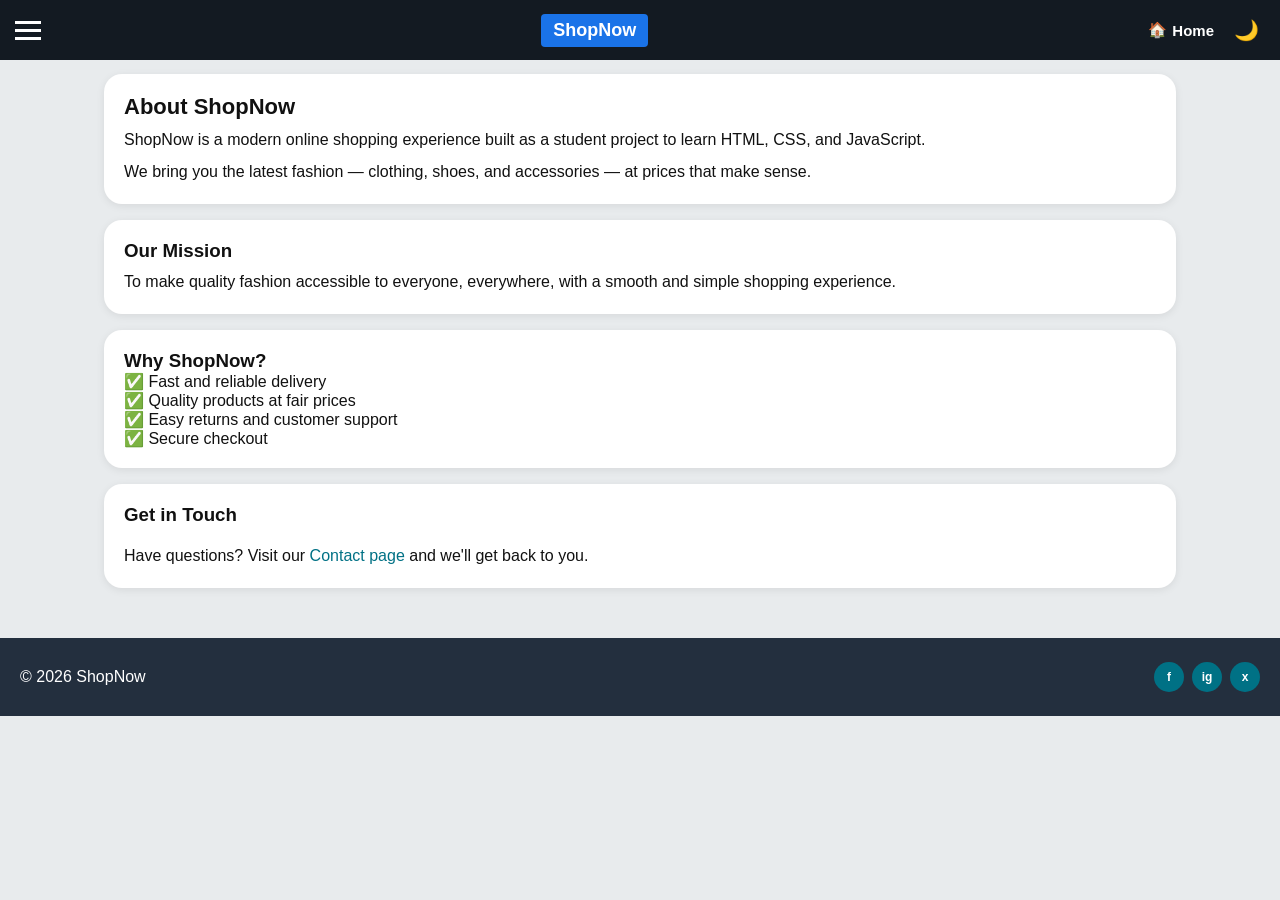
<file: about.html>
<!DOCTYPE html>
<html lang="en">
<head>
  <meta charset="UTF-8">
  <meta name="viewport" content="width=device-width, initial-scale=1.0">
  <title>About Us — ShopNow</title>
  <link rel="icon" type="image/jpeg" href="icon.jpg">
  <link rel="manifest" href="manifest.json">
  <meta name="theme-color" content="#1a73e8">
<meta property="og:title" content="ShopNow — Modern Fashion Store">
<meta property="og:description" content="Shop quality clothes, shoes, and outfits at ShopNow.">
<meta property="og:image" content="https://michaelonedibe73-ops.github.io/ShopNow/icon.jpg">
<meta property="og:url" content="https://michaelonedibe73-ops.github.io/ShopNow/">
<meta property="og:type" content="website">
<meta name="twitter:card" content="summary_large_image">
  <link rel="stylesheet" href="cart.css">
</head>
<body>

  <header id="top">
    <div class="top-row">
      <div class="hamburger" id="hamburger">
        <span></span><span></span><span></span>
      </div>
      <div class="logo-box">ShopNow</div>
      <div class="top-actions">
        <a href="index.html" class="action">
          <span>🏠</span><span class="label">Home</span>
        </a>
        <button id="theme-toggle" class="theme-toggle" title="Toggle theme">🌙</button>
      </div>
    </div>
  </header>

  <div id="overlay"></div>

  <nav id="menu">
  <button id="close-menu" class="close-btn">&times;</button>

  <div class="menu-user" id="menu-user">
    <div class="avatar" id="menu-avatar"></div>
    <div>
      <a href="login.html" class="login-link" id="menu-login-link">Login / Sign Up</a>
      <div id="menu-user-info" style="display: none;">
        <strong id="menu-user-name">User</strong>
        <br>
        <a href="#" id="logout-btn" style="color: #e53935; font-size: 13px; text-decoration: none;">Logout</a>
      </div>
    </div>
  </div>

  <ul>
    <li><a href="index.html">Home</a></li>
    <li><a href="about.html">About us</a></li>
    <li><a href="contact.html">Contact us</a></li>
<li><a href="orders.html">My Orders</a></li>
<li><a href="index.html#cart">My Cart</a></li>
  </ul>
  </nav>

  <main>
    <section class="card">
      <h2>About ShopNow</h2>
      <p>ShopNow is a modern online shopping experience built as a student project to learn HTML, CSS, and JavaScript.</p>
      <p>We bring you the latest fashion — clothing, shoes, and accessories — at prices that make sense.</p>
    </section>

    <section class="card">
      <h3>Our Mission</h3>
      <p>To make quality fashion accessible to everyone, everywhere, with a smooth and simple shopping experience.</p>
    </section>

    <section class="card">
      <h3>Why ShopNow?</h3>
      <ul style="list-style: none; padding: 0;">
        <li>✅ Fast and reliable delivery</li>
        <li>✅ Quality products at fair prices</li>
        <li>✅ Easy returns and customer support</li>
        <li>✅ Secure checkout</li>
      </ul>
    </section>

    <section class="card">
      <h3>Get in Touch</h3>
      <p>Have questions? Visit our <a href="contact.html" class="teal-link">Contact page</a> and we'll get back to you.</p>
    </section>
  </main>

  <footer>
    <div class="footer-bottom">
      <span>© 2026 ShopNow</span>
      <span class="socials"><b>f</b><b>ig</b><b>x</b></span>
    </div>
  </footer>

  <script>
    const hamburger = document.querySelector("#hamburger");
    const nav = document.querySelector("#menu");
    const overlay = document.querySelector("#overlay");
    const closeMenu = document.querySelector("#close-menu");

    hamburger.addEventListener("click", () => {
      nav.classList.add("active");
      overlay.classList.add("show");
    });

    closeMenu.addEventListener("click", () => {
      nav.classList.remove("active");
      overlay.classList.remove("show");
    });

    overlay.addEventListener("click", () => {
      nav.classList.remove("active");
      overlay.classList.remove("show");
    });
    // ---------- Theme toggle ----------
const savedTheme = localStorage.getItem("shopnow_theme");
if (savedTheme === "dark") document.body.classList.add("dark");

const themeToggle = document.querySelector("#theme-toggle");
if (themeToggle) {
  if (document.body.classList.contains("dark")) themeToggle.textContent = "☀️";
  themeToggle.addEventListener("click", () => {
    document.body.classList.toggle("dark");
    const isDark = document.body.classList.contains("dark");
    themeToggle.textContent = isDark ? "☀️" : "🌙";
    localStorage.setItem("shopnow_theme", isDark ? "dark" : "light");
  });
    }
  </script>

</body>
</html>
</file>
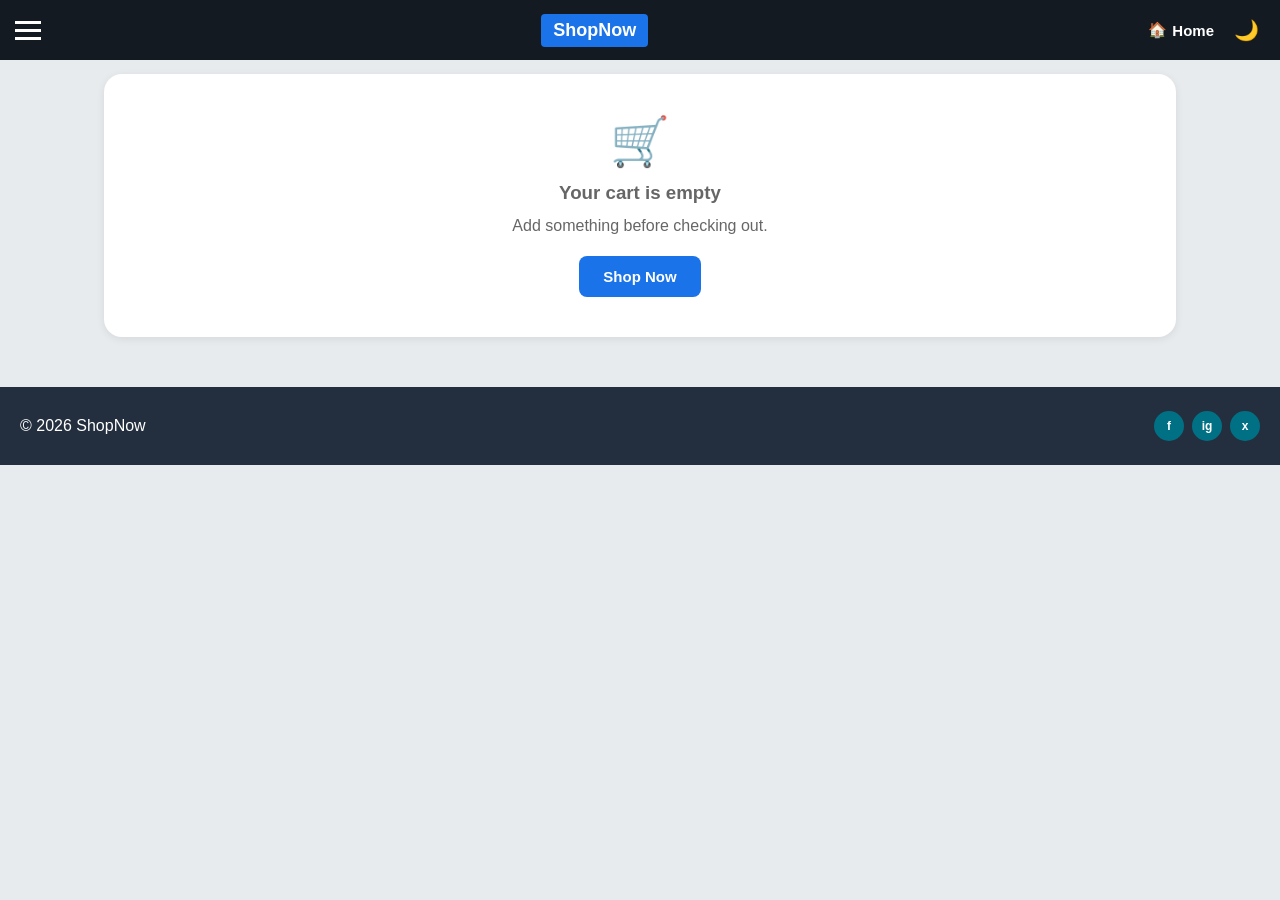
<file: checkout.html>
<!DOCTYPE html>
<html lang="en">
<head>
  <meta charset="UTF-8">
  <meta name="viewport" content="width=device-width, initial-scale=1.0">
  <title>Checkout — ShopNow</title>
  <link rel="icon" type="image/jpeg" href="icon.jpg">
  <link rel="manifest" href="manifest.json">
  <meta name="theme-color" content="#1a73e8">
<meta property="og:title" content="ShopNow — Modern Fashion Store">
<meta property="og:description" content="Shop quality clothes, shoes, and outfits at ShopNow.">
<meta property="og:image" content="https://michaelonedibe73-ops.github.io/ShopNow/icon.jpg">
<meta property="og:url" content="https://michaelonedibe73-ops.github.io/ShopNow/">
<meta property="og:type" content="website">
<meta name="twitter:card" content="summary_large_image">
  <link rel="stylesheet" href="cart.css">
</head>
<body>

  <header id="top">
    <div class="top-row">
      <div class="hamburger" id="hamburger">
        <span></span><span></span><span></span>
      </div>
      <div class="logo-box">ShopNow</div>
      <div class="top-actions">
        <a href="index.html" class="action">
          <span>🏠</span><span class="label">Home</span>
        </a>
        <button id="theme-toggle" class="theme-toggle" title="Toggle theme">🌙</button>
      </div>
    </div>
  </header>

  <div id="overlay"></div>

  <nav id="menu">
    <button id="close-menu" class="close-btn">&times;</button>
    <div class="menu-user" id="menu-user">
      <div class="avatar" id="menu-avatar"></div>
      <div>
        <a href="login.html" class="login-link" id="menu-login-link">Login / Sign Up</a>
        <div id="menu-user-info" style="display: none;">
          <strong id="menu-user-name">User</strong>
          <br>
          <a href="#" id="logout-btn" style="color: #e53935; font-size: 13px; text-decoration: none;">Logout</a>
        </div>
      </div>
    </div>
    <ul>
      <li><a href="index.html">Home</a></li>
      <li><a href="about.html">About us</a></li>
      <li><a href="contact.html">Contact us</a></li>
<li><a href="orders.html">My Orders</a></li>
<li><a href="index.html#cart">My Cart</a></li>
    </ul>
  </nav>

  <main>
    <!-- Checkout form -->
    <section id="checkout-section">
      <h2 style="margin-bottom: 16px;">Checkout</h2>

      <!-- Order Summary -->
      <div class="card">
        <h3>Order Summary</h3>
        <ul id="checkout-items"></ul>
        <p id="checkout-total" class="checkout-total">Total: $0</p>
      </div>

      <!-- Delivery details -->
      <div class="card">
        <h3>Delivery Details</h3>
        <form id="checkout-form" class="checkout-form">
          <input type="text" id="co-name" placeholder="Full Name" required>
          <input type="email" id="co-email" placeholder="Email Address" required>
          <input type="tel" id="co-phone" placeholder="Phone Number" required>
          <input type="text" id="co-address" placeholder="Street Address" required>
          <input type="text" id="co-city" placeholder="City" required>
          <input type="text" id="co-state" placeholder="State" required>

          <h4 style="margin-top: 10px;">Payment Method</h4>
          <label class="pay-option">
            <input type="radio" name="payment" value="Card" checked>
            💳 Card Payment
          </label>
          <label class="pay-option">
            <input type="radio" name="payment" value="Bank Transfer">
            🏦 Bank Transfer
          </label>
          <label class="pay-option">
            <input type="radio" name="payment" value="Cash on Delivery">
            💵 Cash on Delivery
          </label>

          <button type="submit" class="place-order-btn">Place Order</button>
          <p id="checkout-msg" class="auth-msg"></p>
        </form>
      </div>
    </section>

    <!-- Confirmation screen (hidden at first) -->
    <section id="confirmation-section" class="card" style="display: none; text-align: center; padding: 50px 20px;">
      <div style="font-size: 60px; margin-bottom: 12px;">🎉</div>
      <h2>Order Placed!</h2>
      <p style="color: #666; margin: 10px 0;">Thank you for shopping with ShopNow.</p>
      <div style="background: #f1f3f4; padding: 16px; border-radius: 10px; margin: 20px auto; max-width: 320px;">
        <p style="font-size: 13px; color: #555; margin-bottom: 4px;">Order Number</p>
        <p id="order-number" style="font-size: 22px; font-weight: bold; letter-spacing: 1px;"></p>
      </div>
      <p style="color: #666; font-size: 14px; margin-bottom: 20px;">
        We'll send a confirmation to your email shortly.
      </p>
      <div style="display: flex; gap: 10px; justify-content: center; flex-wrap: wrap;">
  <a href="orders.html" style="display: inline-block; text-decoration: none; padding: 14px 28px; background: #1a73e8; color: white; border-radius: 8px; font-weight: bold;">
    View My Orders
  </a>
  <a href="index.html" style="display: inline-block; text-decoration: none; padding: 14px 28px; background: white; color: #1a73e8; border: 2px solid #1a73e8; border-radius: 8px; font-weight: bold;">
    Continue Shopping
  </a>
      </div>
    </section>
  </main>

  <footer>
    <div class="footer-bottom">
      <span>© 2026 ShopNow</span>
      <span class="socials"><b>f</b><b>ig</b><b>x</b></span>
    </div>
  </footer>

  <script src="cart.js"></script>
</body>
</html>
</file>
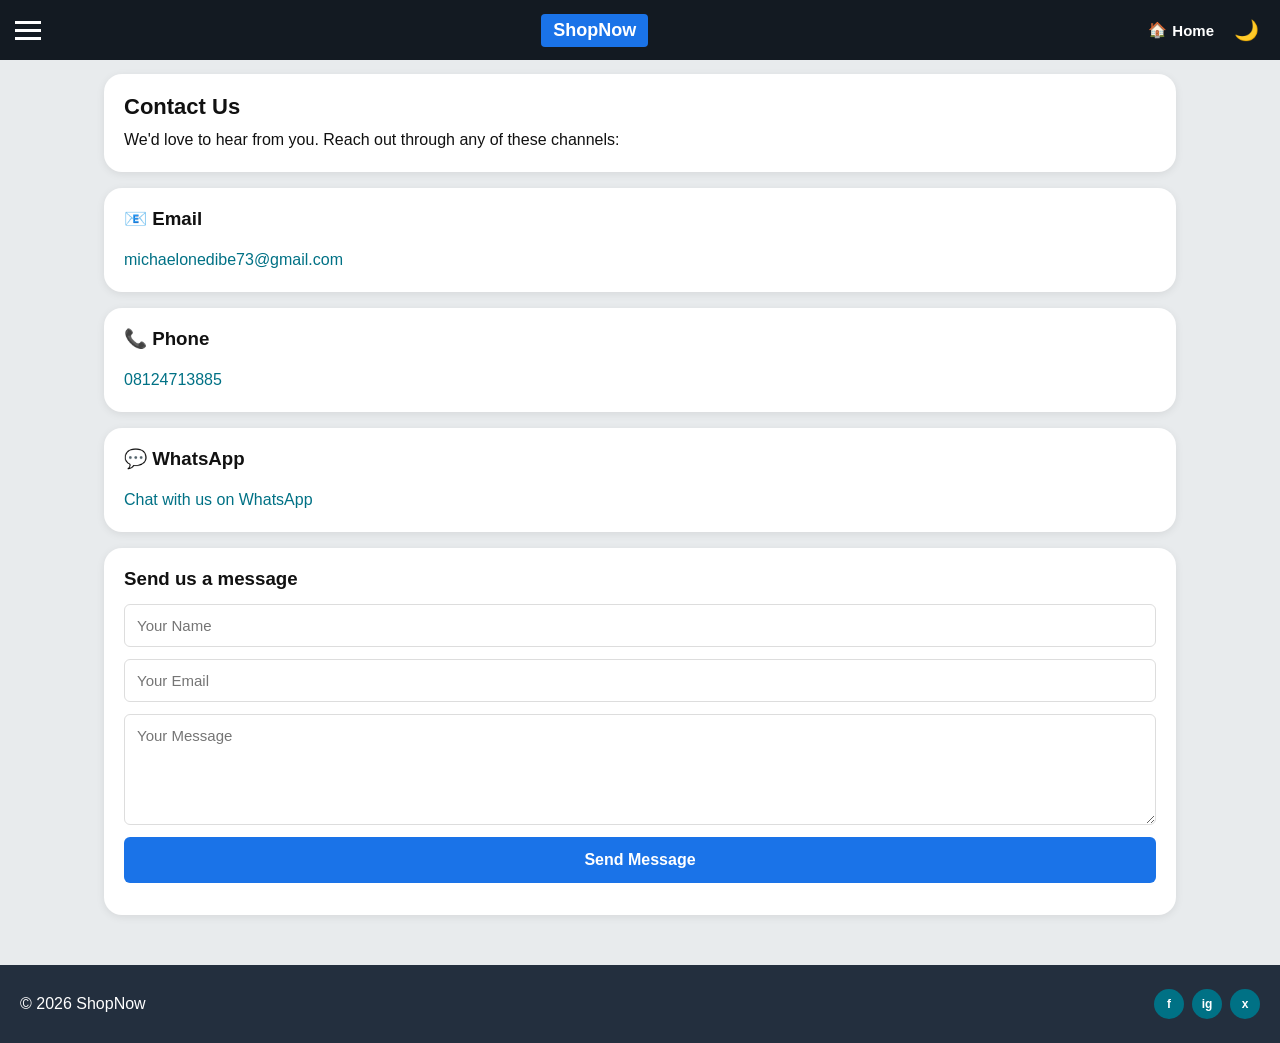
<file: contact.html>
<!DOCTYPE html>
<html lang="en">
<head>
  <meta charset="UTF-8">
  <meta name="viewport" content="width=device-width, initial-scale=1.0">
  <title>Contact Us — ShopNow</title>
  <link rel="icon" type="image/jpeg" href="icon.jpg">
  <link rel="manifest" href="manifest.json">
  <meta name="theme-color" content="#1a73e8">
<meta property="og:title" content="ShopNow — Modern Fashion Store">
<meta property="og:description" content="Shop quality clothes, shoes, and outfits at ShopNow.">
<meta property="og:image" content="https://michaelonedibe73-ops.github.io/ShopNow/icon.jpg">
<meta property="og:url" content="https://michaelonedibe73-ops.github.io/ShopNow/">
<meta property="og:type" content="website">
<meta name="twitter:card" content="summary_large_image">
  <link rel="stylesheet" href="cart.css">
</head>
<body>

  <header id="top">
    <div class="top-row">
      <div class="hamburger" id="hamburger">
        <span></span><span></span><span></span>
      </div>
      <div class="logo-box">ShopNow</div>
      <div class="top-actions">
        <a href="index.html" class="action">
          <span>🏠</span><span class="label">Home</span>
        </a>
        <button id="theme-toggle" class="theme-toggle" title="Toggle theme">🌙</button>
      </div>
    </div>
  </header>

  <div id="overlay"></div>

  <nav id="menu">
  <button id="close-menu" class="close-btn">&times;</button>

  <div class="menu-user" id="menu-user">
    <div class="avatar" id="menu-avatar"></div>
    <div>
      <a href="login.html" class="login-link" id="menu-login-link">Login / Sign Up</a>
      <div id="menu-user-info" style="display: none;">
        <strong id="menu-user-name">User</strong>
        <br>
        <a href="#" id="logout-btn" style="color: #e53935; font-size: 13px; text-decoration: none;">Logout</a>
      </div>
    </div>
  </div>

  <ul>
    <li><a href="index.html">Home</a></li>
    <li><a href="about.html">About us</a></li>
    <li><a href="contact.html">Contact us</a></li>
<li><a href="orders.html">My Orders</a></li>
<li><a href="index.html#cart">My Cart</a></li>
  </ul>
  </nav>

  <main>
    <section class="card">
      <h2>Contact Us</h2>
      <p>We'd love to hear from you. Reach out through any of these channels:</p>
    </section>

    <section class="card">
      <h3>📧 Email</h3>
      <p><a href="mailto:michaelonedibe73@gmail.com" class="teal-link">michaelonedibe73@gmail.com</a></p>
    </section>

    <section class="card">
      <h3>📞 Phone</h3>
      <p><a href="tel:+2348124713885" class="teal-link">08124713885</a></p>
    </section>

    <section class="card">
      <h3>💬 WhatsApp</h3>
      <p><a href="https://wa.me/2348124713885?text=Hello%20ShopNow" class="teal-link" target="_blank">Chat with us on WhatsApp</a></p>
    </section>

    <section class="card">
      <h3>Send us a message</h3>
      <form id="contact-form" action="https://formspree.io/f/xbgdapwe" method="POST" style="display: flex; flex-direction: column; gap: 12px; margin-top: 14px;">
  <input type="text" name="name" placeholder="Your Name" required style="padding: 12px; border: 1px solid #ddd; border-radius: 6px; font-size: 15px;">
  <input type="email" name="email" placeholder="Your Email" required style="padding: 12px; border: 1px solid #ddd; border-radius: 6px; font-size: 15px;">
  <textarea name="message" placeholder="Your Message" rows="5" required style="padding: 12px; border: 1px solid #ddd; border-radius: 6px; font-size: 15px; font-family: inherit;"></textarea>
  <button type="submit" style="padding: 14px; background: #1a73e8; color: white; border: none; border-radius: 6px; font-size: 16px; font-weight: bold; cursor: pointer;">Send Message</button>
</form>
<p id="contact-msg" style="margin-top: 12px; color: #0a7a3c; font-weight: bold;"></p>
    </section>
  </main>

  <footer>
    <div class="footer-bottom">
      <span>© 2026 ShopNow</span>
      <span class="socials"><b>f</b><b>ig</b><b>x</b></span>
    </div>
  </footer>

  <script>
    const hamburger = document.querySelector("#hamburger");
    const nav = document.querySelector("#menu");
    const overlay = document.querySelector("#overlay");
    const closeMenu = document.querySelector("#close-menu");

    hamburger.addEventListener("click", () => {
      nav.classList.add("active");
      overlay.classList.add("show");
    });

    closeMenu.addEventListener("click", () => {
      nav.classList.remove("active");
      overlay.classList.remove("show");
    });

    overlay.addEventListener("click", () => {
      nav.classList.remove("active");
      overlay.classList.remove("show");
    });

    // ---------- Theme toggle ----------
const savedTheme = localStorage.getItem("shopnow_theme");
if (savedTheme === "dark") document.body.classList.add("dark");

const themeToggle = document.querySelector("#theme-toggle");
if (themeToggle) {
  if (document.body.classList.contains("dark")) themeToggle.textContent = "☀️";
  themeToggle.addEventListener("click", () => {
    document.body.classList.toggle("dark");
    const isDark = document.body.classList.contains("dark");
    themeToggle.textContent = isDark ? "☀️" : "🌙";
    localStorage.setItem("shopnow_theme", isDark ? "dark" : "light");
  });
}
    
    document.querySelector("#contact-form").addEventListener("submit", async (e) => {
  e.preventDefault();
  const form = e.target;
  const msg = document.querySelector("#contact-msg");
  const submitBtn = form.querySelector("button[type='submit']");

  submitBtn.disabled = true;
  submitBtn.textContent = "Sending...";
  msg.textContent = "";

  try {
    const response = await fetch(form.action, {
      method: "POST",
      body: new FormData(form),
      headers: { Accept: "application/json" }
    });

    if (response.ok) {
      msg.textContent = "✅ Message sent! We'll reply soon.";
      msg.style.color = "#0a7a3c";
      form.reset();
    } else {
      throw new Error("Send failed");
    }
  } catch (err) {
    msg.textContent = "⚠️ Something went wrong. Please try again.";
    msg.style.color = "#e53935";
  }

  submitBtn.disabled = false;
  submitBtn.textContent = "Send Message";
});
  </script>

</body>
</html>
</file>
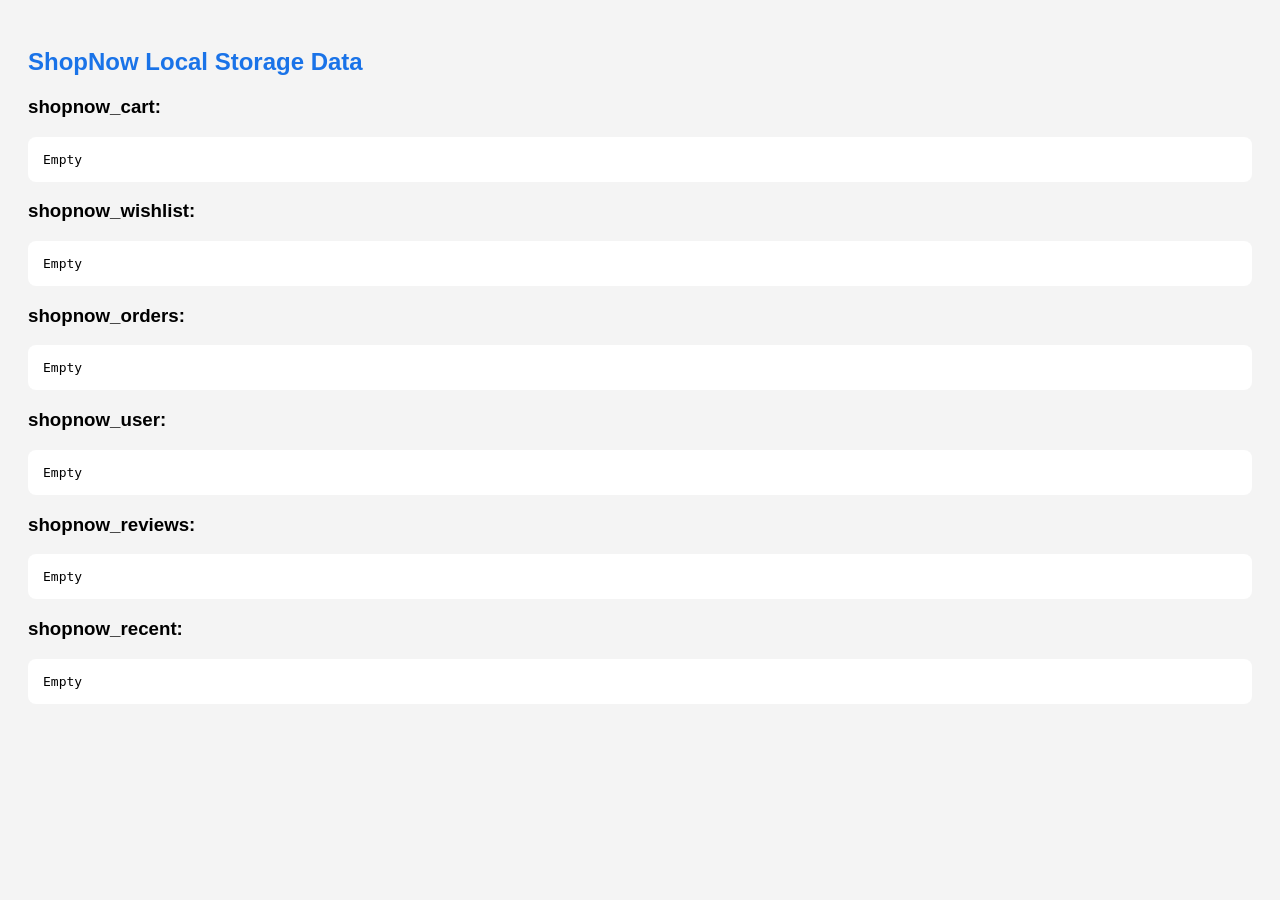
<file: debug.html>
<!DOCTYPE html>
<html>
<head>
  <title>Debug LocalStorage</title>
  <style>
    body { font-family: sans-serif; padding: 20px; background: #f4f4f4; }
    pre { background: white; padding: 15px; border-radius: 8px; overflow-x: auto; }
    h2 { color: #1a73e8; }
  </style>
</head>
<body>
  <h2>ShopNow Local Storage Data</h2>
  <div id="output"></div>

  <script>
    const output = document.getElementById("output");
    const keys = ["shopnow_cart", "shopnow_wishlist", "shopnow_orders", "shopnow_user", "shopnow_reviews", "shopnow_recent"];
    
    let html = "";
    keys.forEach(key => {
      const data = localStorage.getItem(key);
      html += `<h3>${key}:</h3>`;
      html += `<pre>${data ? JSON.stringify(JSON.parse(data), null, 2) : "Empty"}</pre>`;
    });
    
    output.innerHTML = html;
  </script>
</body>
</html>
</file>
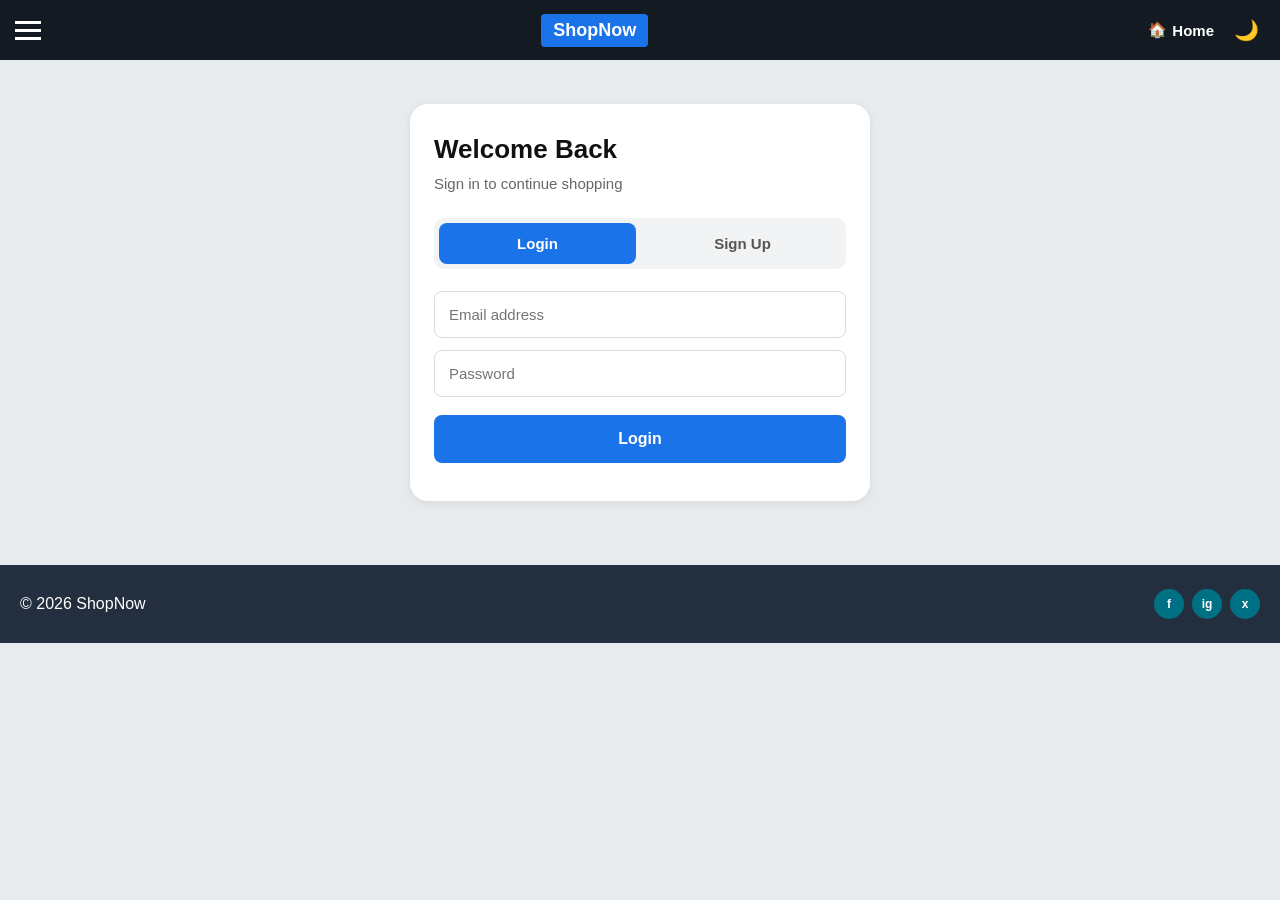
<file: login.html>
<!DOCTYPE html>
<html lang="en">
<head>
  <meta charset="UTF-8">
  <meta name="viewport" content="width=device-width, initial-scale=1.0">
  <title>Login — ShopNow</title>
  <link rel="icon" type="image/jpeg" href="icon.jpg">
  <link rel="manifest" href="manifest.json">
  <meta name="theme-color" content="#1a73e8">
<meta property="og:title" content="ShopNow — Modern Fashion Store">
<meta property="og:description" content="Shop quality clothes, shoes, and outfits at ShopNow.">
<meta property="og:image" content="https://michaelonedibe73-ops.github.io/ShopNow/icon.jpg">
<meta property="og:url" content="https://michaelonedibe73-ops.github.io/ShopNow/">
<meta property="og:type" content="website">
<meta name="twitter:card" content="summary_large_image">
  <link rel="stylesheet" href="cart.css">
</head>
<body>

  <header id="top">
    <div class="top-row">
      <div class="hamburger" id="hamburger">
        <span></span><span></span><span></span>
      </div>
      <div class="logo-box">ShopNow</div>
      <div class="top-actions">
        <a href="index.html" class="action">
          <span>🏠</span><span class="label">Home</span>
        </a>
        <button id="theme-toggle" class="theme-toggle" title="Toggle theme">🌙</button>
      </div>
    </div>
  </header>

  <div id="overlay"></div>

  <nav id="menu">
    <button id="close-menu" class="close-btn">&times;</button>
    <ul>
      <li><a href="index.html">Home</a></li>
      <li><a href="about.html">About us</a></li>
      <li><a href="contact.html">Contact us</a></li>
<li><a href="orders.html">My Orders</a></li>
<li><a href="index.html#cart">My Cart</a></li>
    </ul>
  </nav>

  <main>
    <section class="card auth-card">
      <h2 id="auth-title">Welcome Back</h2>
      <p id="auth-subtitle">Sign in to continue shopping</p>

      <div class="auth-tabs">
        <button class="auth-tab active" id="tab-login">Login</button>
        <button class="auth-tab" id="tab-signup">Sign Up</button>
      </div>

      <form id="auth-form" class="auth-form">
        <div id="name-field" style="display: none;">
          <input type="text" id="auth-name" placeholder="Full Name">
        </div>
        <input type="email" id="auth-email" placeholder="Email address" required>
        <input type="password" id="auth-password" placeholder="Password" required minlength="4">
        <button type="submit" id="auth-submit">Login</button>
      </form>

      <p id="auth-msg" class="auth-msg"></p>
    </section>
  </main>

  <footer>
    <div class="footer-bottom">
      <span>© 2026 ShopNow</span>
      <span class="socials"><b>f</b><b>ig</b><b>x</b></span>
    </div>
  </footer>

  <script>
    const hamburger = document.querySelector("#hamburger");
    const nav = document.querySelector("#menu");
    const overlay = document.querySelector("#overlay");
    const closeMenu = document.querySelector("#close-menu");

    hamburger.addEventListener("click", () => {
      nav.classList.add("active");
      overlay.classList.add("show");
    });

    closeMenu.addEventListener("click", () => {
      nav.classList.remove("active");
      overlay.classList.remove("show");
    });

    overlay.addEventListener("click", () => {
      nav.classList.remove("active");
      overlay.classList.remove("show");
    });

    // ---------- Theme toggle ----------
const savedTheme = localStorage.getItem("shopnow_theme");
if (savedTheme === "dark") document.body.classList.add("dark");

const themeToggle = document.querySelector("#theme-toggle");
if (themeToggle) {
  if (document.body.classList.contains("dark")) themeToggle.textContent = "☀️";
  themeToggle.addEventListener("click", () => {
    document.body.classList.toggle("dark");
    const isDark = document.body.classList.contains("dark");
    themeToggle.textContent = isDark ? "☀️" : "🌙";
    localStorage.setItem("shopnow_theme", isDark ? "dark" : "light");
  });
}

    // ---------- Tabs ----------
    const tabLogin = document.querySelector("#tab-login");
    const tabSignup = document.querySelector("#tab-signup");
    const authTitle = document.querySelector("#auth-title");
    const authSubtitle = document.querySelector("#auth-subtitle");
    const nameField = document.querySelector("#name-field");
    const submitBtn = document.querySelector("#auth-submit");
    const msg = document.querySelector("#auth-msg");

    let mode = "login"; // or "signup"

    tabLogin.addEventListener("click", () => {
      mode = "login";
      tabLogin.classList.add("active");
      tabSignup.classList.remove("active");
      authTitle.textContent = "Welcome Back";
      authSubtitle.textContent = "Sign in to continue shopping";
      nameField.style.display = "none";
      submitBtn.textContent = "Login";
      msg.textContent = "";
    });

    tabSignup.addEventListener("click", () => {
      mode = "signup";
      tabSignup.classList.add("active");
      tabLogin.classList.remove("active");
      authTitle.textContent = "Create Account";
      authSubtitle.textContent = "Join ShopNow and start shopping";
      nameField.style.display = "block";
      submitBtn.textContent = "Sign Up";
      msg.textContent = "";
    });

    // ---------- Submit ----------
    document.querySelector("#auth-form").addEventListener("submit", (e) => {
      e.preventDefault();

      const name = document.querySelector("#auth-name").value.trim();
      const email = document.querySelector("#auth-email").value.trim();
      const password = document.querySelector("#auth-password").value;

      if (mode === "signup") {
        if (!name) {
          msg.textContent = "⚠️ Please enter your name.";
          msg.style.color = "#e53935";
          return;
        }
        const user = { name, email, password };
        localStorage.setItem("shopnow_user", JSON.stringify(user));
        msg.textContent = "✅ Account created! Logging you in...";
        msg.style.color = "#0a7a3c";
        setTimeout(() => {
          window.location.href = "index.html";
        }, 1200);
      } else {
        const saved = JSON.parse(localStorage.getItem("shopnow_user"));
        if (!saved) {
          msg.textContent = "⚠️ No account found. Please sign up first.";
          msg.style.color = "#e53935";
          return;
        }
        if (saved.email === email && saved.password === password) {
          msg.textContent = "✅ Welcome back!";
          msg.style.color = "#0a7a3c";
          setTimeout(() => {
            window.location.href = "index.html";
          }, 1000);
        } else {
          msg.textContent = "⚠️ Wrong email or password.";
          msg.style.color = "#e53935";
        }
      }
    });
  </script>

</body>
</html>
</file>
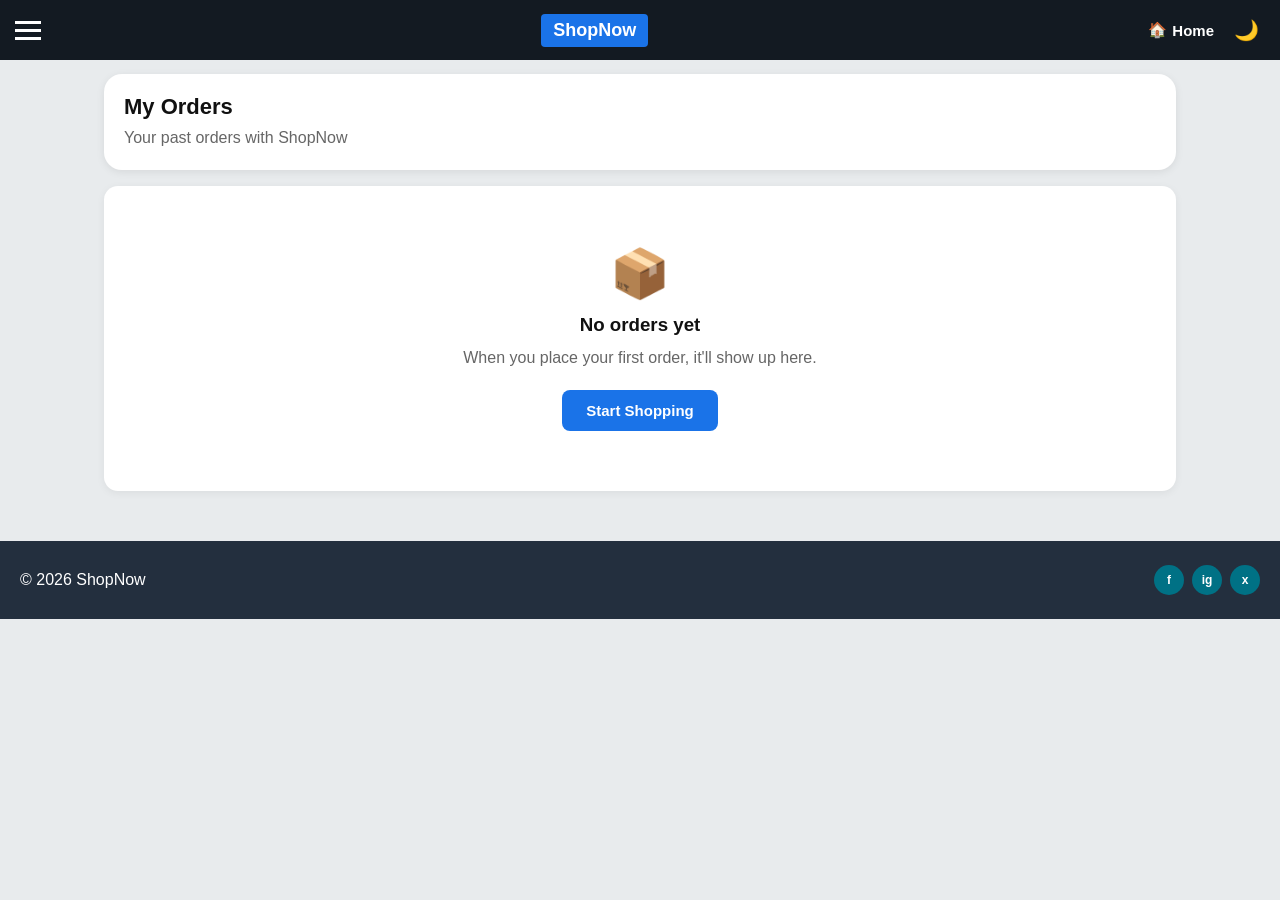
<file: orders.html>
<!DOCTYPE html>
<html lang="en">
<head>
  <meta charset="UTF-8">
  <meta name="viewport" content="width=device-width, initial-scale=1.0">
  <title>My Orders — ShopNow</title>
  <link rel="icon" type="image/jpeg" href="icon.jpg">
  <link rel="manifest" href="manifest.json">
  <meta name="theme-color" content="#1a73e8">
<meta property="og:title" content="ShopNow — Modern Fashion Store">
<meta property="og:description" content="Shop quality clothes, shoes, and outfits at ShopNow.">
<meta property="og:image" content="https://michaelonedibe73-ops.github.io/ShopNow/icon.jpg">
<meta property="og:url" content="https://michaelonedibe73-ops.github.io/ShopNow/">
<meta property="og:type" content="website">
<meta name="twitter:card" content="summary_large_image">
  <link rel="stylesheet" href="cart.css">
</head>
<body>

  <header id="top">
    <div class="top-row">
      <div class="hamburger" id="hamburger">
        <span></span><span></span><span></span>
      </div>
      <div class="logo-box">ShopNow</div>
      <div class="top-actions">
        <a href="index.html" class="action">
          <span>🏠</span><span class="label">Home</span>
        </a>
        <button id="theme-toggle" class="theme-toggle" title="Toggle theme">🌙</button>
      </div>
    </div>
  </header>

  <div id="overlay"></div>

  <nav id="menu">
    <button id="close-menu" class="close-btn">&times;</button>
    <div class="menu-user" id="menu-user">
      <div class="avatar" id="menu-avatar"></div>
      <div>
        <a href="login.html" class="login-link" id="menu-login-link">Login / Sign Up</a>
        <div id="menu-user-info" style="display: none;">
          <strong id="menu-user-name">User</strong>
          <br>
          <a href="#" id="logout-btn" style="color: #e53935; font-size: 13px; text-decoration: none;">Logout</a>
        </div>
      </div>
    </div>
    <ul>
      <li><a href="index.html">Home</a></li>
      <li><a href="about.html">About us</a></li>
      <li><a href="contact.html">Contact us</a></li>
      <li><a href="orders.html">My Orders</a></li>
      <li><a href="index.html#cart">My Cart</a></li>
    </ul>
  </nav>

  <main>
    <section class="card">
      <h2>My Orders</h2>
      <p style="color: #666; margin-top: 6px;">Your past orders with ShopNow</p>
    </section>

    <div id="orders-list"></div>
  </main>

  <footer>
    <div class="footer-bottom">
      <span>© 2026 ShopNow</span>
      <span class="socials"><b>f</b><b>ig</b><b>x</b></span>
    </div>
  </footer>

  <script src="cart.js"></script>
</body>
</html>
</file>
<file: cart.css>
* {
  margin: 0;
  padding: 0;
  box-sizing: border-box;
}

html {
  scroll-behavior: smooth;
}

body {
  font-family: Roboto, Arial, sans-serif;
  background: #e8ebed;
  color: #111;
}

a {
  color: inherit;
}

/* ---------- Header ---------- */
header {
  background: #131a22;
  color: white;
  position: sticky;
  top: 0;
  z-index: 100;
}

.top-row {
  display: flex;
  align-items: center;
  justify-content: space-between;
  padding: 12px 15px;
  gap: 10px;
}

.logo-box {
  background: #1a73e8;
  color: white;
  font-weight: bold;
  font-size: 18px;
  padding: 6px 12px;
  border-radius: 4px;
}

.top-actions {
  display: flex;
  gap: 14px;
  align-items: center;
}

.action {
  display: flex;
  align-items: center;
  gap: 5px;
  text-decoration: none;
  font-size: 15px;
  font-weight: bold;
}

.count {
  min-width: 22px;
  height: 22px;
  border-radius: 50%;
  display: inline-flex;
  align-items: center;
  justify-content: center;
  font-size: 13px;
  font-weight: bold;
}

.count.pink {
  background: #ff4d6d;
  color: white;
}

.count.blue {
  background: #1a73e8;
  color: white;
}

.hamburger {
  display: flex;
  flex-direction: column;
  gap: 5px;
  cursor: pointer;
}

.hamburger span {
  width: 26px;
  height: 3px;
  background-color: white;
}

.search {
  display: flex;
  margin: 0 0 4px;
}

.search input {
  flex: 1;
  padding: 14px;
  border: none;
  font-size: 16px;
  border-radius: 6px 0 0 6px;
}

.search button {
  background: #1a73e8;
  border: none;
  padding: 0 20px;
  font-size: 18px;
  cursor: pointer;
  border-radius: 0 6px 6px 0;
}

.deliver {
  font-size: 13px;
  padding: 10px 15px;
}

/* ---------- Slide-in menu ---------- */
#overlay {
  display: none;
  position: fixed;
  inset: 0;
  background: rgba(0, 0, 0, 0.55);
  z-index: 999;
}

#overlay.show {
  display: block;
}

nav {
  position: fixed;
  top: 0;
  left: 0;
  width: 78%;
  max-width: 310px;
  height: 100%;
  background: white;
  padding: 20px;
  transform: translateX(-100%);
  transition: transform 0.3s ease;
  z-index: 1000;
  overflow-y: auto;
}

nav.active {
  transform: translateX(0);
}

.close-btn {
  background: none;
  border: none;
  font-size: 34px;
  cursor: pointer;
}

.menu-user {
  display: flex;
  align-items: center;
  gap: 12px;
  margin: 10px 0 30px;
}

.avatar {
  width: 54px;
  height: 54px;
  border-radius: 50%;
  background: #ccc;
}

.login-link {
  color: #ff9800;
  text-decoration: none;
  font-weight: bold;
}

nav ul {
  list-style: none;
  margin-bottom: 25px;
}

nav li a {
  display: block;
  padding: 14px 0;
  border-bottom: 1px solid #eee;
  text-decoration: none;
}

nav h4 {
  margin-bottom: 5px;
}

/* ---------- Page ---------- */
main {
  max-width: 1100px;
  margin: auto;
  padding: 14px;
}

.card {
  background: white;
  border-radius: 18px;
  padding: 20px;
  margin-bottom: 16px;
  box-shadow: 0 2px 8px rgba(0, 0, 0, 0.08);
}

.card h2 {
  font-size: 22px;
}

.card p {
  margin-top: 8px;
  line-height: 1.5;
}

.teal-link {
  color: #007185;
  text-decoration: none;
  display: inline-block;
  margin-top: 10px;
}

/* Hero with image */
.hero {
  background: url("Filefour.jpg") center / cover no-repeat;
  border-radius: 18px;
  min-height: 330px;
  display: flex;
  align-items: flex-end;
  padding: 18px;
  margin-bottom: 16px;
}

.hero-card {
  background: rgba(255, 255, 255, 0.85);
  backdrop-filter: blur(6px);
  border-radius: 14px;
  padding: 20px;
  width: 100%;
}

.hero-card h1 {
  font-size: 26px;
  margin-bottom: 10px;
}

.hero-link {
  display: inline-block;
  margin-top: 14px;
  color: #007185;
  text-decoration: none;
  font-size: 18px;
}

/* Categories */
.categories {
  display: grid;
  grid-template-columns: repeat(3, 1fr);
  gap: 10px;
  margin-top: 14px;
}

.category {
  background: #f1f3f4;
  color: #007185;
  border-radius: 10px;
  padding: 26px 5px;
  text-align: center;
  font-size: 15px;
  cursor: pointer;
}

/* ---------- Product slider ---------- */
.section-head {
  display: flex;
  justify-content: space-between;
  align-items: center;
  margin-bottom: 14px;
}

.arrows {
  display: flex;
  gap: 10px;
}

.arrows button {
  width: 40px;
  height: 40px;
  border-radius: 50%;
  border: 1px solid #ccc;
  background: white;
  font-size: 12px;
  cursor: pointer;
}

.slider {
  display: flex;
  gap: 16px;
  overflow-x: auto;
  scroll-snap-type: x mandatory;
  padding-bottom: 10px;
}

.product-card {
  flex: 0 0 82%;
  max-width: 320px;
  scroll-snap-align: start;
  background: white;
  position: relative;
}

.img-wrap {
  background: #f4f4f4;
}

.product-card img {
  width: 100%;
  height: 320px;
  object-fit: cover;
  display: block;
}

.product-card h3 {
  font-size: 19px;
  font-weight: 500;
  margin-top: 14px;
}

.rating {
  color: #777;
  margin: 6px 0;
}

.price {
  font-size: 26px;
  font-weight: bold;
  margin: 6px 0;
}

.price s {
  font-size: 15px;
  color: #888;
  font-weight: normal;
}

.save {
  background: #d9f2e3;
  color: #0a7a3c;
  font-size: 12px;
  padding: 3px 7px;
  border-radius: 4px;
}

.stock {
  color: #0a7a3c;
  font-weight: bold;
  margin-bottom: 12px;
}

.tag {
  position: absolute;
  top: 12px;
  left: 12px;
  color: white;
  font-size: 13px;
  font-weight: bold;
  padding: 5px 12px;
  border-radius: 14px;
  background: #0a7a3c;
  z-index: 2;
}

.tag.sale {
  background: #e53935;
}

.card-actions {
  display: flex;
  gap: 10px;
  padding-top: 14px;
  border-top: 1px solid #e5e5e5;
}

.icon-btn {
  width: 46px;
  height: 46px;
  border: 1px solid #ddd;
  border-radius: 50%;
  background: white;
  font-size: 20px;
  cursor: pointer;
}

.icon-btn.liked {
  color: #e91e63;
}

.buy-row {
  display: flex;
  align-items: center;
  justify-content: space-between;
  gap: 10px;
  margin: 14px 0 6px;
}

.add-btn {
  background: none;
  border: none;
  color: #007185;
  font-size: 17px;
  cursor: pointer;
}

.buy-btn {
  background: #222;
  color: white;
  border: none;
  border-radius: 8px;
  padding: 14px 26px;
  font-size: 16px;
  font-weight: bold;
  cursor: pointer;
}

/* ---------- Cart ---------- */
#cart-items {
  list-style: none;
  margin: 10px 0;
}

#cart-items li {
  display: flex;
  justify-content: space-between;
  align-items: center;
  padding: 10px 0;
  border-bottom: 1px solid #eee;
}

.remove-btn {
  background: #e53935;
  color: white;
  border: none;
  border-radius: 6px;
  padding: 6px 12px;
  cursor: pointer;
}

#cart-total {
  font-weight: bold;
  font-size: 18px;
  margin: 12px 0;
}

#clear-cart {
  padding: 10px 16px;
  border-radius: 6px;
  border: 1px solid #aaa;
  background: white;
  cursor: pointer;
}

/* ---------- Footer ---------- */
footer {
  color: white;
  margin-top: 20px;
}

.footer-links {
  background: #232f3e;
  padding: 30px 20px;
}

.footer-links h4 {
  margin: 14px 0 8px;
}

.footer-links ul {
  list-style: none;
}

.footer-links li {
  padding: 5px 0;
  color: #ddd;
}

.footer-links a {
  text-decoration: none;
}

.discount {
  background: #131a22;
  text-align: center;
  padding: 50px 20px;
}

.discount h3 {
  font-size: 28px;
}

.discount p {
  margin: 14px 0;
  color: #ddd;
}

#discount-form {
  display: flex;
  flex-direction: column;
  gap: 12px;
  max-width: 340px;
  margin: 22px auto 10px;
}

#discount-form input {
  padding: 14px;
  border: none;
  border-radius: 5px;
  font-size: 16px;
}

#discount-form button {
  padding: 14px;
  background: #ff9800;
  border: none;
  border-radius: 5px;
  font-weight: bold;
  font-size: 16px;
  cursor: pointer;
  align-self: center;
}

.footer-bottom {
  background: #232f3e;
  padding: 24px 20px;
  display: flex;
  justify-content: space-between;
  align-items: center;
}

.socials {
  display: flex;
  gap: 8px;
}

.socials b {
  width: 30px;
  height: 30px;
  border-radius: 50%;
  background: #007185;
  display: flex;
  align-items: center;
  justify-content: center;
  font-size: 12px;
}

/* ---------- Floating things ---------- */
.whatsapp {
  position: fixed;
  right: 16px;
  bottom: 18px;
  z-index: 90;
}

.whatsapp img {
  width: 58px;
  height: 58px;
  border-radius: 50%;
  object-fit: cover;
  box-shadow: 0 2px 10px rgba(0, 0, 0, 0.3);
}

.toast {
  position: fixed;
  left: 14px;
  bottom: 24px;
  background: rgba(30, 30, 30, 0.92);
  color: white;
  padding: 14px 20px;
  border-radius: 10px;
  font-size: 15px;
  z-index: 90;
  opacity: 0;
  transform: translateY(20px);
  transition: all 0.4s ease;
  pointer-events: none;
}

.toast.show {
  opacity: 1;
  transform: translateY(0);
}

@media (max-width: 400px) {
  .label {
    display: none;
  }
}

@media (min-width: 768px) {
  .product-card {
    flex-basis: 300px;
  }

  .hero {
    min-height: 420px;
  }

  .hero-card {
    max-width: 480px;
  }
}
.reset-search {
  display: block;
  margin: 10px 15px 0;
  padding: 10px 16px;
  background: #ffc107;
  color: #111;
  border: none;
  border-radius: 6px;
  font-size: 14px;
  font-weight: bold;
  cursor: pointer;
}
/* ---------- Auth page ---------- */
.auth-card {
  max-width: 460px;
  margin: 30px auto;
  padding: 30px 24px;
}

.auth-card h2 {
  font-size: 26px;
  margin-bottom: 6px;
}

#auth-subtitle {
  color: #666;
  margin-bottom: 22px;
  font-size: 15px;
}

.auth-tabs {
  display: flex;
  gap: 8px;
  margin-bottom: 22px;
  background: #f1f3f4;
  padding: 5px;
  border-radius: 10px;
}

.auth-tab {
  flex: 1;
  padding: 12px;
  border: none;
  background: transparent;
  font-size: 15px;
  font-weight: bold;
  border-radius: 8px;
  cursor: pointer;
  color: #555;
  transition: all 0.2s ease;
}

.auth-tab.active {
  background: #1a73e8;
  color: white;
}

.auth-form {
  display: flex;
  flex-direction: column;
  gap: 12px;
}

.auth-form input {
  padding: 14px;
  border: 1px solid #ddd;
  border-radius: 8px;
  font-size: 15px;
  font-family: inherit;
}

.auth-form input:focus {
  outline: none;
  border-color: #1a73e8;
}

.auth-form button[type="submit"] {
  padding: 15px;
  background: #1a73e8;
  color: white;
  border: none;
  border-radius: 8px;
  font-size: 16px;
  font-weight: bold;
  cursor: pointer;
  margin-top: 6px;
}

.auth-form button[type="submit"]:hover {
  background: #1558b8;
}

.auth-msg {
  margin-top: 14px;
  text-align: center;
  font-weight: bold;
  font-size: 14px;
}
/* ---------- Product Modal ---------- */
.modal-overlay {
  display: none;
  position: fixed;
  inset: 0;
  background: rgba(0, 0, 0, 0.6);
  z-index: 2000;
  padding: 20px;
  overflow-y: auto;
}

.modal-overlay.show {
  display: flex;
  align-items: flex-start;
  justify-content: center;
}

.modal-box {
  background: white;
  border-radius: 18px;
  max-width: 500px;
  width: 100%;
  margin: auto;
  position: relative;
  overflow: hidden;
  animation: modalPop 0.25s ease;
}

@keyframes modalPop {
  from { transform: scale(0.9); opacity: 0; }
  to { transform: scale(1); opacity: 1; }
}

.modal-close {
  position: absolute;
  top: 10px;
  right: 10px;
  width: 38px;
  height: 38px;
  border-radius: 50%;
  border: none;
  background: rgba(255, 255, 255, 0.9);
  font-size: 26px;
  line-height: 1;
  cursor: pointer;
  z-index: 2;
  box-shadow: 0 2px 6px rgba(0, 0, 0, 0.15);
}

.modal-img img {
  width: 100%;
  height: 320px;
  object-fit: cover;
  display: block;
}

.modal-content {
  padding: 20px;
}

.modal-content h2 {
  font-size: 24px;
  margin-bottom: 6px;
}

.qty-row {
  display: flex;
  align-items: center;
  gap: 14px;
  margin: 16px 0;
}

.qty-btn {
  width: 40px;
  height: 40px;
  border-radius: 50%;
  border: 1px solid #ccc;
  background: white;
  font-size: 20px;
  font-weight: bold;
  cursor: pointer;
}

#qty-value {
  font-size: 20px;
  font-weight: bold;
  min-width: 24px;
  text-align: center;
}

.modal-actions {
  display: flex;
  gap: 10px;
  margin-top: 6px;
}

.modal-actions .buy-btn {
  flex: 1;
}

.modal-add {
  flex: 1;
  border: 2px solid #007185 !important;
  border-radius: 8px !important;
  padding: 14px !important;
  font-size: 16px !important;
  font-weight: bold !important;
  text-align: center;
  background: white !important;
}
/* ---------- Empty cart ---------- */
.empty-cart {
  display: flex !important;
  flex-direction: column;
  align-items: center;
  justify-content: center;
  text-align: center;
  padding: 30px 20px !important;
  border-bottom: none !important;
}

.empty-shop-btn {
  padding: 12px 24px;
  background: #1a73e8;
  color: white;
  border: none;
  border-radius: 8px;
  font-size: 15px;
  font-weight: bold;
  cursor: pointer;
}

.empty-shop-btn:hover {
  background: #1558b8;
}
/* ---------- Checkout page ---------- */
.checkout-form {
  display: flex;
  flex-direction: column;
  gap: 12px;
  margin-top: 12px;
}

.checkout-form input[type="text"],
.checkout-form input[type="email"],
.checkout-form input[type="tel"] {
  padding: 14px;
  border: 1px solid #ddd;
  border-radius: 8px;
  font-size: 15px;
  font-family: inherit;
}

.checkout-form input:focus {
  outline: none;
  border-color: #1a73e8;
}

.pay-option {
  display: flex;
  align-items: center;
  gap: 10px;
  padding: 14px;
  border: 1px solid #ddd;
  border-radius: 8px;
  cursor: pointer;
  font-size: 15px;
  transition: all 0.15s ease;
}

.pay-option:hover {
  background: #f8f9fa;
  border-color: #1a73e8;
}

.pay-option input {
  accent-color: #1a73e8;
}

.place-order-btn {
  padding: 16px;
  background: #0a7a3c;
  color: white;
  border: none;
  border-radius: 8px;
  font-size: 17px;
  font-weight: bold;
  cursor: pointer;
  margin-top: 8px;
}

.place-order-btn:hover {
  background: #086429;
}

.place-order-btn:disabled {
  background: #999;
  cursor: not-allowed;
}

.checkout-total {
  font-size: 20px;
  font-weight: bold;
  margin-top: 12px;
  padding-top: 12px;
  border-top: 2px solid #eee;
}

#checkout-items {
  list-style: none;
  margin: 10px 0 0;
}

#checkout-items li {
  display: flex;
  justify-content: space-between;
  padding: 10px 0;
  border-bottom: 1px solid #eee;
  font-size: 15px;
}

.checkout-empty {
  text-align: center;
  padding: 40px 20px;
  color: #666;
}
/* ---------- Order History ---------- */
.order-card {
  background: white;
  border-radius: 14px;
  padding: 18px;
  margin-bottom: 14px;
  box-shadow: 0 2px 8px rgba(0, 0, 0, 0.06);
  cursor: pointer;
  transition: box-shadow 0.2s ease;
}

.order-card:hover {
  box-shadow: 0 4px 14px rgba(0, 0, 0, 0.1);
}

.order-header {
  display: flex;
  justify-content: space-between;
  align-items: flex-start;
  gap: 10px;
  flex-wrap: wrap;
}

.order-number {
  font-weight: bold;
  font-size: 16px;
  color: #131a22;
}

.order-date {
  font-size: 13px;
  color: #777;
  margin-top: 3px;
}

.order-status {
  background: #d9f2e3;
  color: #0a7a3c;
  font-size: 12px;
  font-weight: bold;
  padding: 5px 12px;
  border-radius: 20px;
  white-space: nowrap;
}

.order-summary {
  display: flex;
  justify-content: space-between;
  margin-top: 14px;
  padding-top: 14px;
  border-top: 1px solid #eee;
  font-size: 15px;
}

.order-total {
  font-weight: bold;
  color: #131a22;
}

.order-details {
  margin-top: 16px;
  padding-top: 16px;
  border-top: 1px dashed #ddd;
  display: none;
}

.order-card.expanded .order-details {
  display: block;
}

.order-item-row {
  display: flex;
  justify-content: space-between;
  padding: 8px 0;
  font-size: 14px;
  border-bottom: 1px solid #f3f3f3;
}

.order-item-row:last-child {
  border-bottom: none;
}

.order-meta {
  margin-top: 14px;
  font-size: 13px;
  color: #666;
  line-height: 1.6;
}

.order-meta strong {
  color: #131a22;
}

.orders-empty {
  text-align: center;
  padding: 60px 20px;
  background: white;
  border-radius: 14px;
  box-shadow: 0 2px 8px rgba(0, 0, 0, 0.06);
}

.orders-empty h3 {
  margin-bottom: 10px;
}

.orders-empty p {
  color: #666;
  margin-bottom: 20px;
}

.expand-hint {
  font-size: 12px;
  color: #1a73e8;
  text-align: center;
  margin-top: 12px;
  font-weight: bold;
}
/* ---------- Category pills ---------- */
.category {
  cursor: pointer;
  transition: all 0.2s ease;
  user-select: none;
}

.category:hover {
  background: #e8f0fe;
}

.category.active {
  background: #1a73e8;
  color: white;
}
/* ---------- Theme toggle ---------- */
.theme-toggle {
  background: transparent;
  border: none;
  font-size: 20px;
  cursor: pointer;
  padding: 6px;
  border-radius: 50%;
  transition: background 0.2s;
}

.theme-toggle:hover {
  background: rgba(255, 255, 255, 0.1);
}

/* ---------- Dark mode ---------- */
body.dark {
  background: #0f1419;
  color: #e8ebed;
}

body.dark header {
  background: #000;
}

body.dark .card,
body.dark .order-card,
body.dark .orders-empty {
  background: #1a2029;
  color: #e8ebed;
  box-shadow: 0 2px 8px rgba(0, 0, 0, 0.4);
}

body.dark .logo-box {
  background: #1a73e8;
  color: white;
}

body.dark nav {
  background: #1a2029;
  color: #e8ebed;
}

body.dark nav li a {
  color: #e8ebed;
  border-bottom: 1px solid #2a3139;
}

body.dark .menu-user strong {
  color: #e8ebed;
}

body.dark .category {
  background: #2a3139;
  color: #8ab4f8;
}

body.dark .category:hover {
  background: #353d47;
}

body.dark .category.active {
  background: #1a73e8;
  color: white;
}

body.dark .product-card {
  background: #1a2029;
  color: #e8ebed;
}

body.dark .img-wrap {
  background: #2a3139;
}

body.dark .icon-btn {
  background: #2a3139;
  border-color: #3a4149;
  color: #e8ebed;
}

body.dark .arrows button {
  background: #2a3139;
  border-color: #3a4149;
  color: #e8ebed;
}

body.dark .add-btn {
  color: #8ab4f8;
}

body.dark #cart-items li {
  border-bottom: 1px solid #2a3139;
}

body.dark #clear-cart {
  background: #2a3139;
  border-color: #3a4149;
  color: #e8ebed;
}

body.dark .search input {
  background: #1a2029;
  color: #e8ebed;
}

body.dark .deliver {
  color: #e8ebed;
}

body.dark .hero-card {
  background: rgba(20, 25, 30, 0.9);
  color: #e8ebed;
}

body.dark .teal-link {
  color: #8ab4f8;
}

body.dark .modal-box {
  background: #1a2029;
  color: #e8ebed;
}

body.dark .modal-content h2 {
  color: #e8ebed;
}

body.dark #modal-desc {
  color: #aaa !important;
}

body.dark .qty-btn {
  background: #2a3139;
  border-color: #3a4149;
  color: #e8ebed;
}

body.dark .modal-add {
  background: #1a2029 !important;
  color: #8ab4f8 !important;
  border-color: #8ab4f8 !important;
}

body.dark .checkout-form input,
body.dark .auth-form input {
  background: #2a3139;
  color: #e8ebed;
  border-color: #3a4149;
}

body.dark .pay-option {
  border-color: #3a4149;
  color: #e8ebed;
}

body.dark .pay-option:hover {
  background: #2a3139;
}

body.dark .order-item-row {
  border-bottom-color: #2a3139;
}

body.dark .order-header .order-number {
  color: #e8ebed;
}

body.dark .order-meta strong {
  color: #e8ebed;
}

body.dark .empty-cart p {
  color: #aaa;
}

/* ---------- Scroll offset (fix sticky header covering content) ---------- */
#shop,
#clothing-slider,
#outfits,
#cart,
#categories,
#top {
  scroll-margin-top: 100px;
}
/* ---------- Search suggestions ---------- */
.search-suggestions {
  display: none;
  position: absolute;
  top: 100%;
  left: 0;
  right: 0;
  background: white;
  border-radius: 0 0 8px 8px;
  box-shadow: 0 4px 14px rgba(0, 0, 0, 0.12);
  max-height: 320px;
  overflow-y: auto;
  z-index: 200;
}

.search-suggestions.show {
  display: block;
}

.suggestion-item {
  display: flex;
  align-items: center;
  gap: 12px;
  padding: 12px 16px;
  cursor: pointer;
  border-bottom: 1px solid #f0f0f0;
  transition: background 0.15s;
}

.suggestion-item:last-child {
  border-bottom: none;
}

.suggestion-item:hover,
.suggestion-item.active {
  background: #f1f3f4;
}

.suggestion-item img {
  width: 40px;
  height: 40px;
  border-radius: 6px;
  object-fit: cover;
  flex-shrink: 0;
}

.suggestion-info {
  flex: 1;
  min-width: 0;
}

.suggestion-name {
  font-size: 14px;
  font-weight: bold;
  color: #131a22;
  white-space: nowrap;
  overflow: hidden;
  text-overflow: ellipsis;
}

.suggestion-meta {
  font-size: 12px;
  color: #777;
  margin-top: 2px;
}

.suggestion-price {
  font-weight: bold;
  color: #0a7a3c;
  font-size: 14px;
  white-space: nowrap;
}

.no-suggestions {
  padding: 16px;
  text-align: center;
  color: #999;
  font-size: 14px;
}

body.dark .search-suggestions {
  background: #1a2029;
  box-shadow: 0 4px 14px rgba(0, 0, 0, 0.5);
}

body.dark .suggestion-item {
  border-bottom-color: #2a3139;
}

body.dark .suggestion-item:hover,
body.dark .suggestion-item.active {
  background: #2a3139;
}

body.dark .suggestion-name {
  color: #e8ebed;
}
/* ---------- Reviews ---------- */
.reviews-section {
  margin-top: 22px;
  padding-top: 18px;
  border-top: 2px solid #eee;
}

.reviews-section h3 {
  font-size: 18px;
  margin-bottom: 12px;
}

.reviews-list {
  margin-bottom: 18px;
}

.review-item {
  padding: 12px 0;
  border-bottom: 1px solid #f0f0f0;
}

.review-item:last-child {
  border-bottom: none;
}

.review-header {
  display: flex;
  justify-content: space-between;
  align-items: center;
  margin-bottom: 4px;
}

.review-author {
  font-weight: bold;
  font-size: 14px;
}

.review-stars {
  color: #ffc107;
  font-size: 14px;
}

.review-text {
  font-size: 14px;
  color: #555;
  line-height: 1.5;
}

.review-date {
  font-size: 12px;
  color: #999;
  margin-top: 4px;
}

.no-reviews {
  padding: 16px;
  text-align: center;
  color: #999;
  font-size: 14px;
  background: #f8f9fa;
  border-radius: 8px;
}

.review-form-wrap {
  background: #f8f9fa;
  border-radius: 10px;
  padding: 16px;
}

.review-form-wrap h4 {
  font-size: 15px;
  margin-bottom: 10px;
}

.star-picker {
  display: flex;
  gap: 4px;
  margin-bottom: 10px;
  font-size: 28px;
  cursor: pointer;
  user-select: none;
}

.star-picker span {
  color: #ccc;
  transition: color 0.15s;
}

.star-picker span.active {
  color: #ffc107;
}

#review-text {
  width: 100%;
  padding: 12px;
  border: 1px solid #ddd;
  border-radius: 8px;
  font-size: 14px;
  font-family: inherit;
  resize: vertical;
  margin-bottom: 10px;
}

#review-text:focus {
  outline: none;
  border-color: #1a73e8;
}

.submit-review-btn {
  padding: 12px 24px;
  background: #1a73e8;
  color: white;
  border: none;
  border-radius: 8px;
  font-size: 14px;
  font-weight: bold;
  cursor: pointer;
  width: 100%;
}

.submit-review-btn:hover {
  background: #1558b8;
}

body.dark .reviews-section {
  border-top-color: #2a3139;
}

body.dark .review-item {
  border-bottom-color: #2a3139;
}

body.dark .review-text {
  color: #aaa;
}

body.dark .review-form-wrap {
  background: #2a3139;
}

body.dark .no-reviews {
  background: #2a3139;
}

body.dark #review-text {
  background: #1a2029;
  color: #e8ebed;
  border-color: #3a4149;
}
</file>
